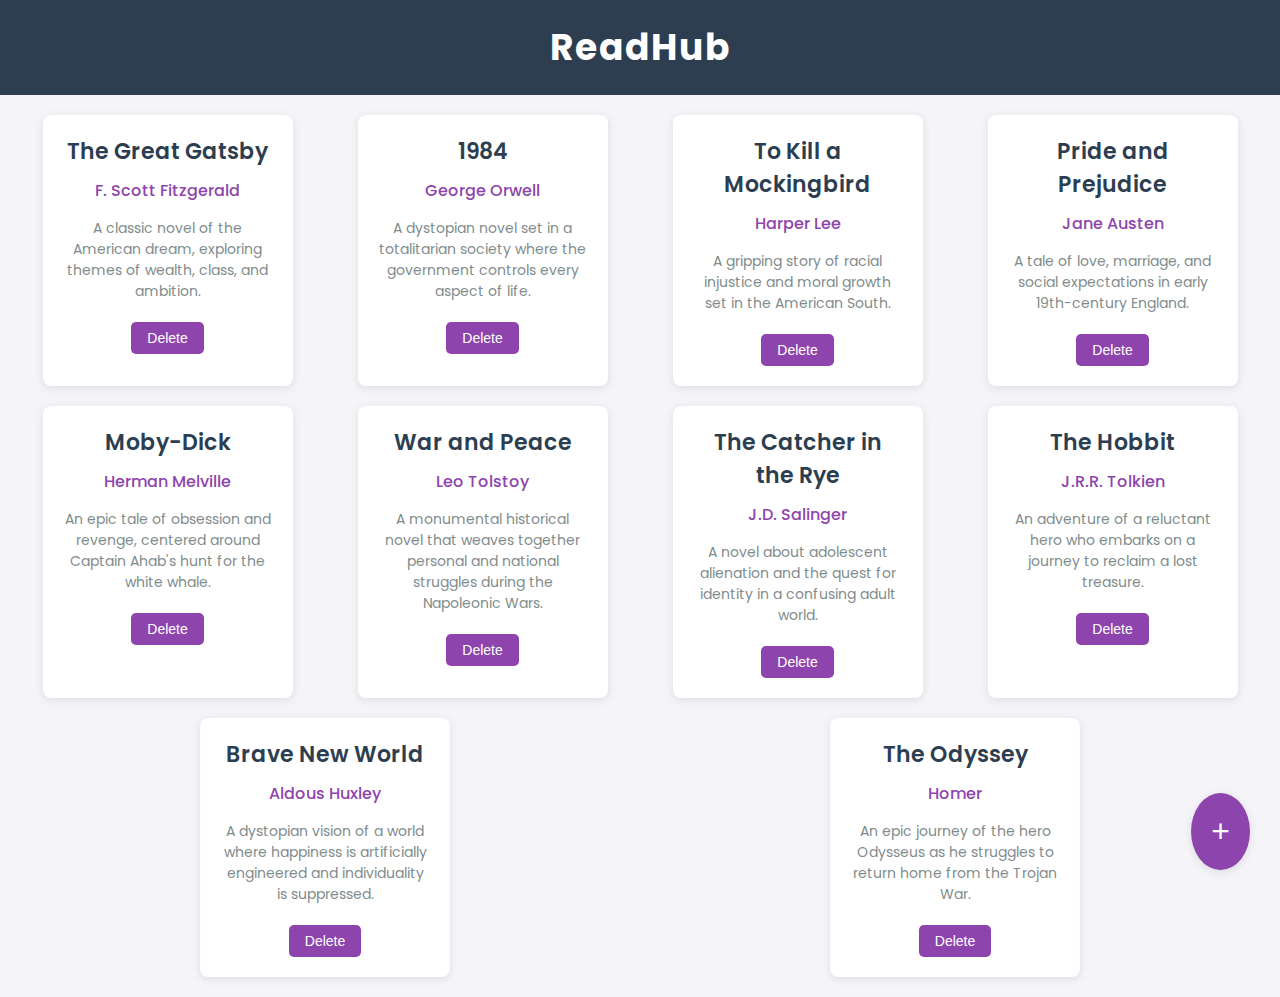
<file: Bookskey/index.html>
<!DOCTYPE html>
<html lang="en">
<head>
    <meta charset="UTF-8">
    <meta name="viewport" content="width=device-width, initial-scale=1.0">
    <title>ReadHub</title>
    <link rel="icon" href="download.png">
    <link rel="stylesheet" href="style.css">
    <link rel="preconnect" href="https://fonts.googleapis.com">
    <link rel="preconnect" href="https://fonts.gstatic.com" crossorigin>
    <link href="https://fonts.googleapis.com/css2?family=Poppins:wght@300;400;500;600;700&display=swap" rel="stylesheet">
</head>
<body>
    <div class="navbar">
        <h1>ReadHub</h1>
    </div>
    <div class="container">
        <!-- Preloaded books will go here -->
    </div>

    <div class="popup-overlay"></div>
    <div class="popup-box">
        <h2>Add Book</h2>
        <form>
            <input type="text" placeholder="Book Title" id="book-title-input">
            <input type="text" placeholder="Book Author" id="book-author-input">
            <textarea placeholder="Short Description" id="book-description-input"></textarea>
            <button id="add-book">Add</button>
            <button id="cancel-popup">Cancel</button>
        </form>
    </div>

    <button class="add-button" id="add-popup-button">+</button>

    <script src="script.js"></script>
</body>
</html>
</file>
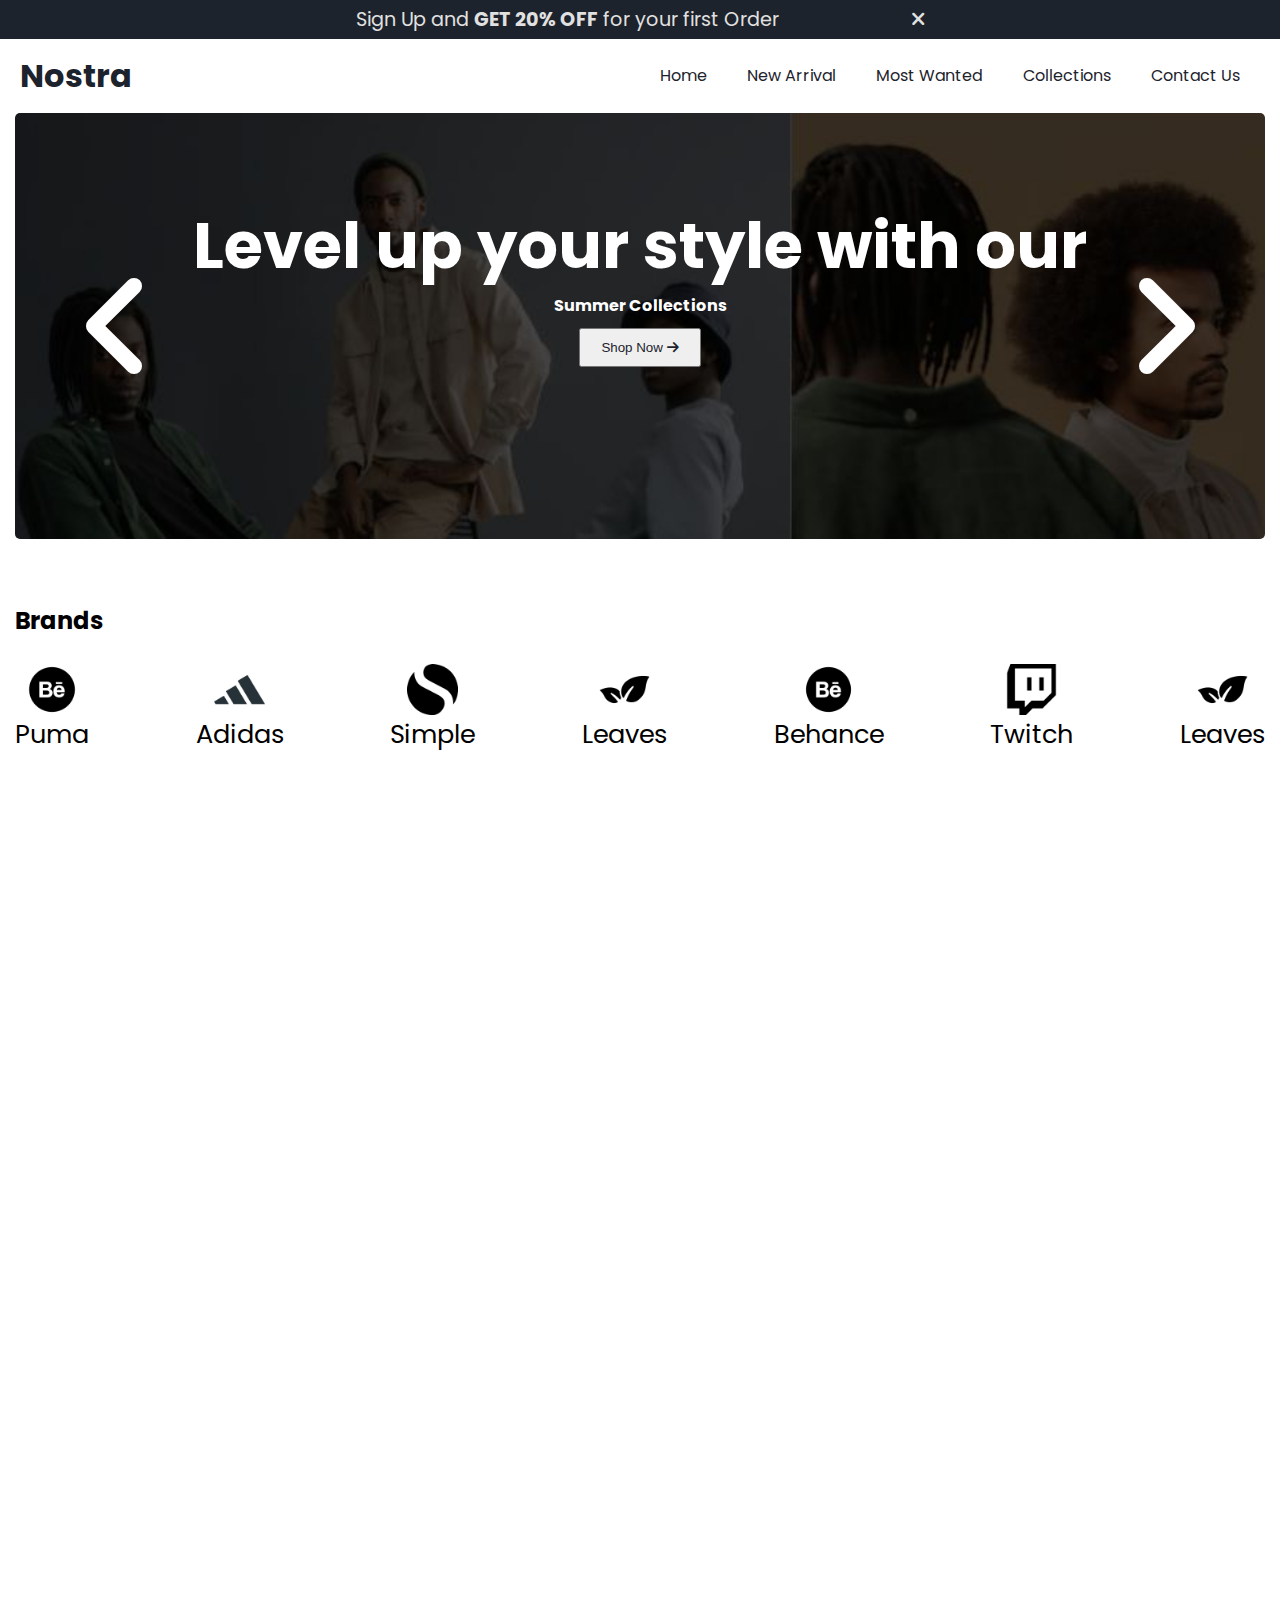
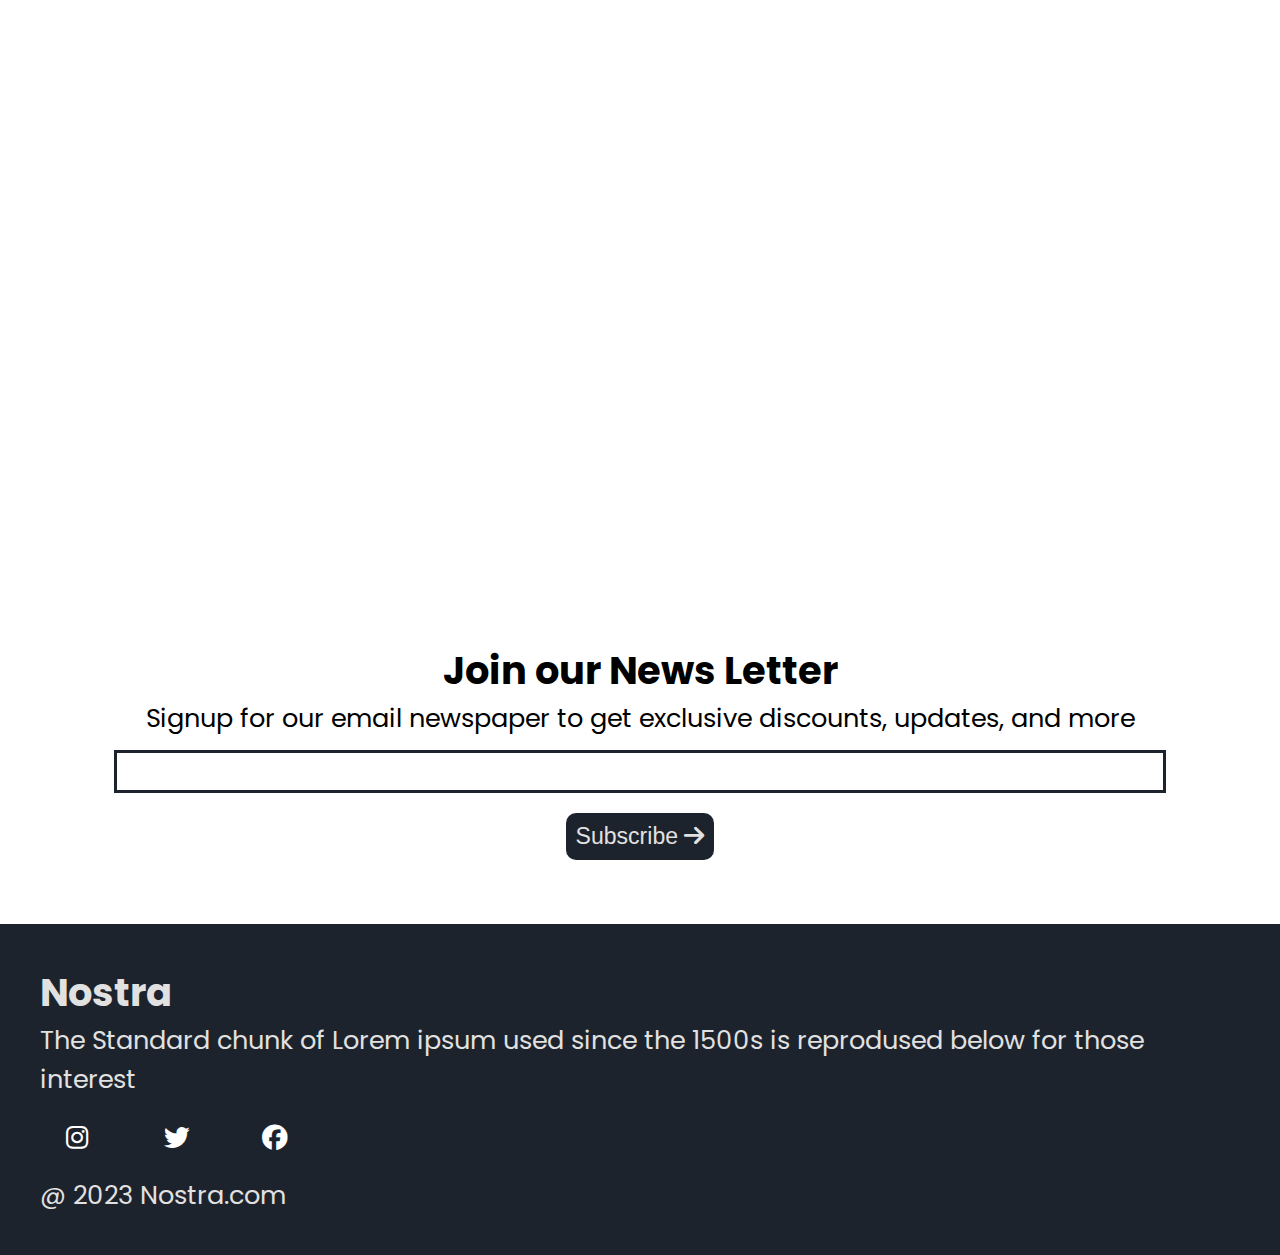
<file: Nostra/index.html>
<!DOCTYPE html>
<html lang="en">
<head>
    <meta charset="UTF-8">
    <meta name="viewport" content="width=device-width, initial-scale=1.0">
    <title>Nostra</title>
    <!--Link CSS File-->
    <link rel="stylesheet" href="style.css">
    <!--Link Google Fonts-->
    <link rel="preconnect" href="https://fonts.googleapis.com">
    <link rel="preconnect" href="https://fonts.gstatic.com" crossorigin>
    <link href="https://fonts.googleapis.com/css2?family=Poppins:wght@400;500;700&display=swap" rel="stylesheet">

    <!--Link Font Awesome-->
    <link rel="stylesheet" href="https://cdnjs.cloudflare.com/ajax/libs/font-awesome/6.4.2/css/all.min.css">

</head>
<body>

    <!--Offer Bar-->

    <div class="offer-bar">
        <p>Sign Up and <b>GET 20% OFF</b> for your first Order
        <i id="offer-close"  style="margin-left: 10%; cursor: pointer;" class="fa-solid fa-xmark"></i>
        </p>
    </div>

    

   

        <!--Navigation Bar-->
        <nav class="navbar">
            <h1>Nostra</h1>
            <div class="navbar-links">
                <p class="navbar-link"><a href="home">Home</a></p>
                <p class="navbar-link"><a href="#new-arrival">New Arrival</a></p>
                <p class="navbar-link"><a href="#most-wanted">Most Wanted</a></p>
                <p class="navbar-link"><a href="collections.html">Collections</a></p>
                <p class="navbar-link"><a href="./contactus.html">Contact Us</a></p>
            </div>
            

            <div class="navbar-menu-toggle">
                <i id="side-navbar-activate" class="fa-solid fa-bars"></i>
            </div>

            

            

        </nav>

        <!--Side Navbar-->

        <div class="side-navbar"> 
            <p style="text-align: right;">
                <i id="side-navbar-close" class="fa-solid fa-xmark"></i>
            </p>
            <div class="side-navbar-links">

                <p class="side-navbar-link"><a href="./index.html">Home</a></p>
                <p class="side-navbar-link"><a href="#new-arrival">New Arrival</a></p>
            <p class="side-navbar-link"><a href="#most-wanted">Most Wanted</a></p>
            <p class="side-navbar-link"><a href="./collections.html">Collections</a></p>
            <p class="side-navbar-link"><a href="./contactus.html">Contact Us</a></p>
            </div>
            
        </div>

        <div class="container">

        <!--Slider-->
        <div class="slider">
            <div class="slider-left-button">
                <i id="slider-left-activate" class="fa-solid fa-angle-left" style="color: #ffffff;"></i>
            </div>

            <div class="slider-content">
                <h1>Level up your style with our</h1>
                <h4>Summer Collections</h4> 
                <button> Shop Now <i class="fa-solid fa-arrow-right"></i> </button>
            </div>

            <div class="slider-image-container">
                <img class="slider-image" src="img/others/slider-one.jpg"  width="100%" alt="">
                <img class="slider-image" src="img/others/slider-one.jpg" alt="">
                <img class="slider-image" src="img/others/slider-one.jpg" alt="">
            </div>

            <div class="slider-right-button">
                
                <i id="slider-right-activate" class="fa-solid fa-angle-right" style="color: #ffffff;"></i>
            </div>
        </div>

        <!--Brands-->

        
        <h2 style="margin-top: 5vw;">Brands</h2>
        <div class="brands">
            <div class="brands-item">
                <img class="brands-icon" src="img/icons/behance.png" alt="">
                <p>Puma</p>
            </div>

            <div class="brands-item">
                <img class="brands-icon" src="img/icons/adidas.png" alt="">
                <p>Adidas</p>
            </div>

            <div class="brands-item">
                <img class="brands-icon" src="img/icons/simple.png" alt="">
                <p>Simple</p>
            </div>

            <div class="brands-item">
                <img class="brands-icon" src="img/icons/leaves.png" alt="">
                <p>Leaves</p>
            </div>

            <div class="brands-item">
                <img class="brands-icon" src="img/icons/behance.png" alt="">
                <p>Behance</p>
            </div>

            <div class="brands-item">
                <img class="brands-icon" src="img/icons/twitch.png" alt="">
                <p>Twitch</p>
            </div>

            <div class="brands-item">
                <img class="brands-icon" src="img/icons/leaves.png" alt="">
                <p>Leaves</p>
            </div>
        </div>

    
        <div class="initial-scroll-animate reveal-scroll-animate">
        <div class="service">
            
            <div class="servives-container-1">
                <div>
                    <h2>We Provide Best</h2>
                    <h2>Customer Experiences</h2>
                </div>

                <div>
                    <p>|| We ensure that our customer have the best shopping experience</p>
                </div>
            </div>

            <div class="servives-container-2">
                <div>
                    <i style="font-size: 3vw;margin-bottom: 10px;" class="fa-regular fa-circle-check"></i>
                    <h4>Original Products</h4>
                    <p>Lorem, ipsum dolor sit amet consectetur adipisicing elit. Porro, consequuntur.
                    </p>
                </div>

                <div>
                    <i style="font-size: 3vw;margin-bottom: 10px;" class="fa-regular fa-face-smile"></i>
                    <h4>Satisfaction Guarantee</h4>
                    <p>Lorem, ipsum dolor sit amet consectetur adipisicing elit. Porro, consequuntur.
                    </p>
                </div>

                <div>
                    <i style="font-size: 3vw;margin-bottom: 10px;" class="fa-solid fa-broom"></i>
                    <h4>New Arrival Everyday</h4>
                    <p>Lorem, ipsum dolor sit amet consectetur adipisicing elit. Porro, consequuntur.
                    </p>
                </div>

                <div>
                    <i style="font-size: 3vw;margin-bottom: 10px;" class="fa-solid fa-truck-fast"></i>
                    <h4>Fast & Free Shipping</h4>
                    <p>Lorem, ipsum dolor sit amet consectetur adipisicing elit. Porro, consequuntur.
                    </p>
                </div>
            </div>
        </div>
    </div>

    <div class="initial-scroll-animate reveal-scroll-animate">
        <h2 id="new-arrival" style=" margin-top: 5vw;">New Arrivals</h2>

        <div  class="new-arrival" >
            
            <div class="new-arrival-container">
                <img style="width: 20vw;" src="img/products/f1.jpg" alt="">
                <div class="overlay"></div>
                <button> Shop Now <i class="fa-solid fa-arrow-right"></i> </button>

            </div>

            <div class="new-arrival-container">
                <img style="width: 20vw;" src="img/products/f7.jpg" alt="">
                <div class="overlay"></div>
                <button> Shop Now <i class="fa-solid fa-arrow-right"></i> </button>

            </div>

            <div class="new-arrival-container">
                <img style="width: 20vw;" src="img/products/n1.jpg" alt="">
                <div class="overlay"></div>
                <button> Shop Now <i class="fa-solid fa-arrow-right"></i> </button>

            </div>

            <div class="new-arrival-container">
                <img style="width: 20vw;" src="img/products/n7.jpg" alt="">
                <div class="overlay"></div>
                <button> Shop Now <i class="fa-solid fa-arrow-right"></i> </button>

            </div>
        </div>
    </div>

    <div class="initial-scroll-animate reveal-scroll-animate">
        <h2 id="most-wanted" style=" margin-top: 5vw;">Most Wanted</h2>

        <div  class="most-wanted">

            <div class="most-wanted-container">
                <img style="width: 20vw;" src="img/products/n8.jpg" alt="">
                <p class="sale-overlay">sale</p>
                <img class="like-button" src="img/icons/blackheart.png" alt="">

            </div>

            <div class="most-wanted-container">
                <img style="width: 20vw;" src="img/products/f1.jpg" alt="">
                
                <p class="sale-overlay">sale</p>
                <img class="like-button" src="img/icons/blackheart.png" alt="">
            </div>

            <div class="most-wanted-container">
                <img style="width: 20vw;" src="img/products/n1.jpg" alt="">
                <p class="sale-overlay">sale</p>
                <img class="like-button" src="img/icons/blackheart.png" alt="">
                

            </div>

            <div class="most-wanted-container">
                <img style="width: 20vw;" src="img/products/n7.jpg" alt="">
                <p class="sale-overlay">sale</p>
                <img class="like-button" src="img/icons/blackheart.png" alt="">
                

            </div>
            
            <div class="most-wanted-container">
                <img style="width: 20vw;" src="img/products/n3.jpg" alt="">
                <p class="sale-overlay">sale</p>
                <img class="like-button" src="img/icons/blackheart.png" alt="">

            </div>

            <div class="most-wanted-container">
                <img style="width: 20vw;" src="img/products/f7.jpg" alt="">
                
                <p class="sale-overlay">sale</p>
                <img class="like-button" src="img/icons/blackheart.png" alt="">
            </div>

            <div class="most-wanted-container">
                <img style="width: 20vw;" src="img/products/n4.jpg" alt="">
                <p class="sale-overlay">sale</p>
                <img class="like-button" src="img/icons/blackheart.png" alt="">
                

            </div>

            <div class="most-wanted-container">
                <img style="width: 20vw;" src="img/products/n7.jpg" alt="">
                <p class="sale-overlay">sale</p>
                <img class="like-button" src="img/icons/blackheart.png" alt="">
                

            </div>
        </div>
    </div>

    <div class="initial-scroll-animate reveal-scroll-animate">

    

        <div class="limited-offer">
            <div class="limited-offer-img">
                <img src="img/others/offer.jpg" alt="">
            </div>
            <div class="limited-offer-text">
                <h2>Limited Offer</h2>
                <h4>35% OFF on this for the first 30 Customers</h4>
                <button> Shop Now <i class="fa-solid fa-arrow-right"></i> </button>
            </div>
        </div>
        
        
    </div>

    <div class="news">
        <h2>Join our News Letter</h2>
        <p style="text-align: center;">Signup for our email newspaper to get exclusive discounts, updates, and more</p>
        <div style="margin-top: 10px;">
        <input class="search">
    </div>
    <div>
        <button> Subscribe <i class="fa-solid fa-arrow-right"></i> </button>
    </div>
    </div>

    </div>

    <div class="footer">
        <div class="footer-container">
            <div class="footer-box-1">
                <h2 class="headingText">Nostra</h2>
                <p>The Standard chunk of Lorem ipsum
                    used since the 1500s is reprodused
                    below for those interest</p>
                <div class="footer-icon-container">
                    <i class="icon fa-brands fa-instagram" style="color: #ffffff;"></i>
                    <i class="icon fa-brands fa-twitter" style="color: #ffffff;"></i>
                    <i class="icon fa-brands fa-facebook" style="color: #ffffff;"></i>
                </div>
            </div>

            

        </div>

        <p class="subtitle">@ 2023 Nostra.com</p>
    </div>

   
    
    <!--Link Javascript File-->
    <script src="script.js"></script>
</body>
</html>
</file>
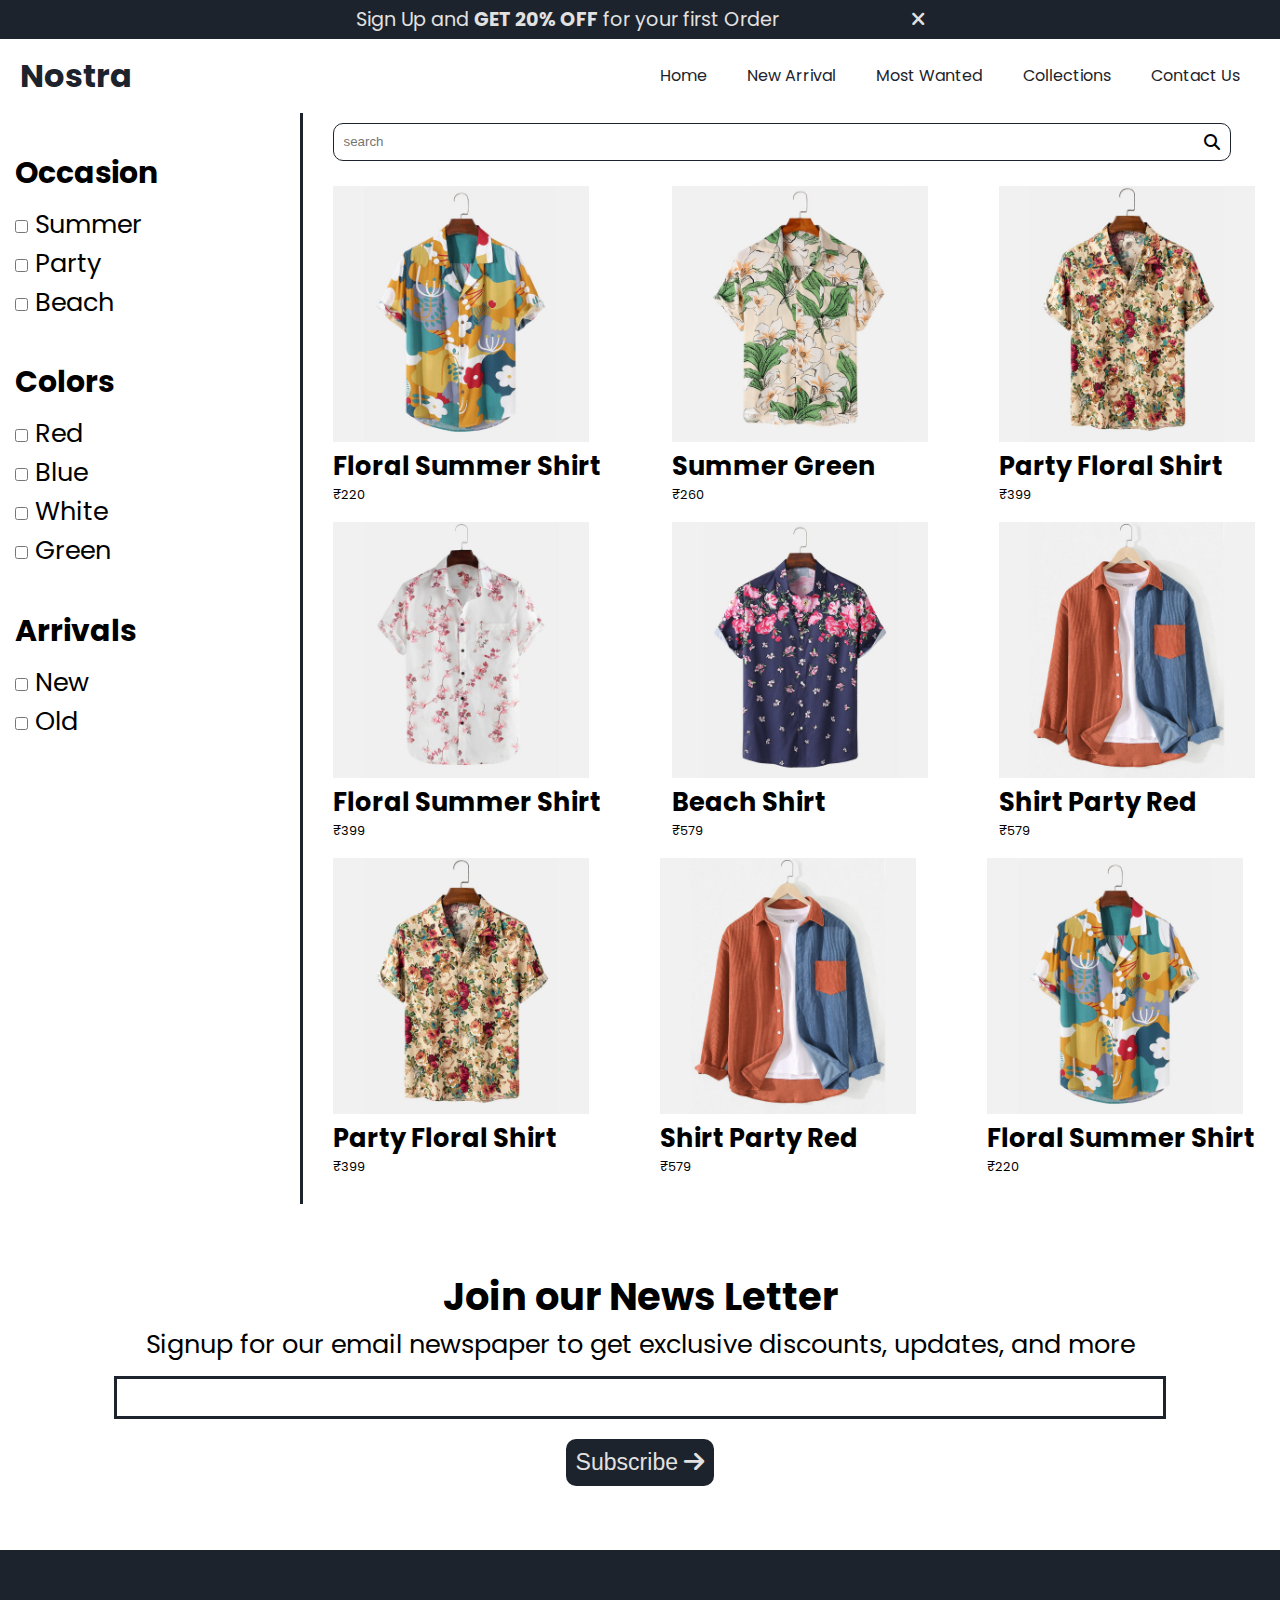
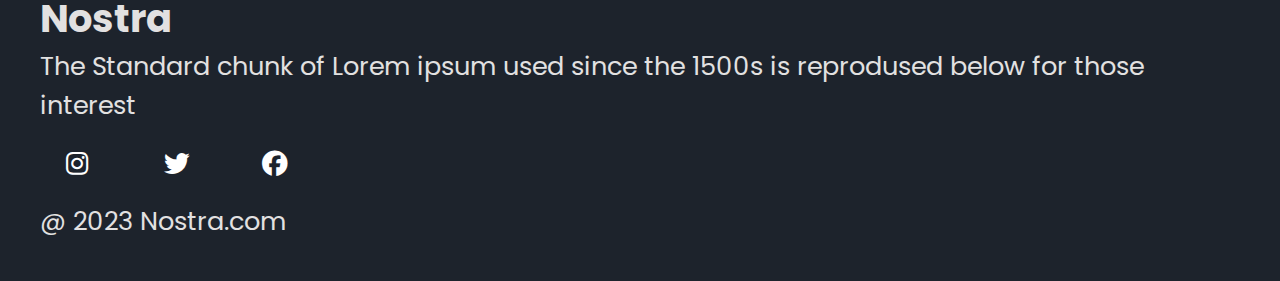
<file: Nostra/collections.html>
<!DOCTYPE html>
<html lang="en">
<head>
    <meta charset="UTF-8">
    <meta name="viewport" content="width=device-width, initial-scale=1.0">
    <title>Collections</title>
    <!--Link CSS File-->
    <link rel="stylesheet" href="style.css">
    <!--Link Google Fonts-->
    <link rel="preconnect" href="https://fonts.googleapis.com">
    <link rel="preconnect" href="https://fonts.gstatic.com" crossorigin>
    <link href="https://fonts.googleapis.com/css2?family=Poppins:wght@400;500;700&display=swap" rel="stylesheet">

    <!--Link Font Awesome-->
    <link rel="stylesheet" href="https://cdnjs.cloudflare.com/ajax/libs/font-awesome/6.4.2/css/all.min.css">

</head>
<body>

    <!--Offer Bar-->

    <div class="offer-bar">
        <p>Sign Up and <b>GET 20% OFF</b> for your first Order
        <i id="offer-close"  style="margin-left: 10%; cursor: pointer;" class="fa-solid fa-xmark"></i>
        </p>
    </div>

    

   

        <!--Navigation Bar-->
        <nav class="navbar">
            <h1>Nostra</h1>
            <div class="navbar-links">
                <p class="navbar-link"><a href="./index.html">Home</a></p>
                <p class="navbar-link"><a href="./index.html/#new-arrival">New Arrival</a></p>
                <p class="navbar-link"><a href="./index.html/#most-wanted">Most Wanted</a></p>
                <p class="navbar-link"><a href="./index.html/collections">Collections</a></p>
                <p class="navbar-link"><a href="./contactus.html">Contact Us</a></p>
            </div>
            

            <div class="navbar-menu-toggle">
                <i id="side-navbar-activate" class="fa-solid fa-bars"></i>
            </div>

            

            

        </nav>

        <!--Side Navbar-->

        <div class="side-navbar"> 
            <p style="text-align: right;">
                <i id="side-navbar-close" class="fa-solid fa-xmark"></i>
            </p>
            <div class="side-navbar-links">

                 <p class="side-navbar-link"><a href="./index.html">Home</a></p>
                <p class="side-navbar-link"><a href="./index.html">New Arrival</a></p>
            <p class="side-navbar-link"><a href="./index.html">Most Wanted</a></p>
            <p class="side-navbar-link"><a href="./collections.html">Collections</a></p>
            <p class="side-navbar-link"><a href="./contactus.html">Contact Us</a></p>
            </div>
            
        </div>

        <div class="container">

            <div class="divide-section">
                <div class="filter-section">
                   
                    <h3 class="filter-section-occasion">Occasion</h3>
                    <div>
                        <input type="checkbox" name="tags" value="summer"> Summer <br>
                        <input type="checkbox" name="tags" value="party"> Party <br>
                        <input type="checkbox" name="tags" value="beach"> Beach 

                    </div>
                   
                    <h3 class="filter-section-colors"> Colors </h3>
                    <div>
                    <input type="checkbox" name="tags" value="red"> Red <br>
                        <input type="checkbox" name="tags" value="blue"> Blue <br>
                        <input type="checkbox" name="tags" value="white"> White <br>
                        <input type="checkbox" name="tags" value="green"> Green
                    </div>

                    <h3 class="filter-section-arrivals"> Arrivals </h3>
                    <div>
                    <input type="checkbox" name="tags" value="new"> New <br>
                        <input type="checkbox" name="tags" value="old"> Old
                      
                    </div>

                    
                    <hr class="vertical-line">
                </div>

                <div class="product-section">
                    <form class="navbar-search">
                        <input type="search" placeholder="search">
                        <i class="fa-solid fa-magnifying-glass"></i>
                    </form>

                    <div class="products">

                    </div>
                </div>
            </div>



    <div class="news">
        <h2>Join our News Letter</h2>
        <p style="text-align: center;">Signup for our email newspaper to get exclusive discounts, updates, and more</p>
        <div style="margin-top: 10px;">
        <input class="search">
    </div>
    <div>
        <button> Subscribe <i class="fa-solid fa-arrow-right"></i> </button>
    </div>
    </div>

    </div>

    <div class="footer">
        <div class="footer-container">
            <div class="footer-box-1">
                <h2 class="headingText">Nostra</h2>
                <p>The Standard chunk of Lorem ipsum
                    used since the 1500s is reprodused
                    below for those interest</p>
                <div class="footer-icon-container">
                    <i class="icon fa-brands fa-instagram" style="color: #ffffff;"></i>
                    <i class="icon fa-brands fa-twitter" style="color: #ffffff;"></i>
                    <i class="icon fa-brands fa-facebook" style="color: #ffffff;"></i>
                </div>
            </div>

            

        </div>

        <p class="subtitle">@ 2023 Nostra.com</p>
    </div>

   
    
    <!--Link Javascript File-->
    <script type="module" src="collections.js"></script>
</body>
</html>
</file>
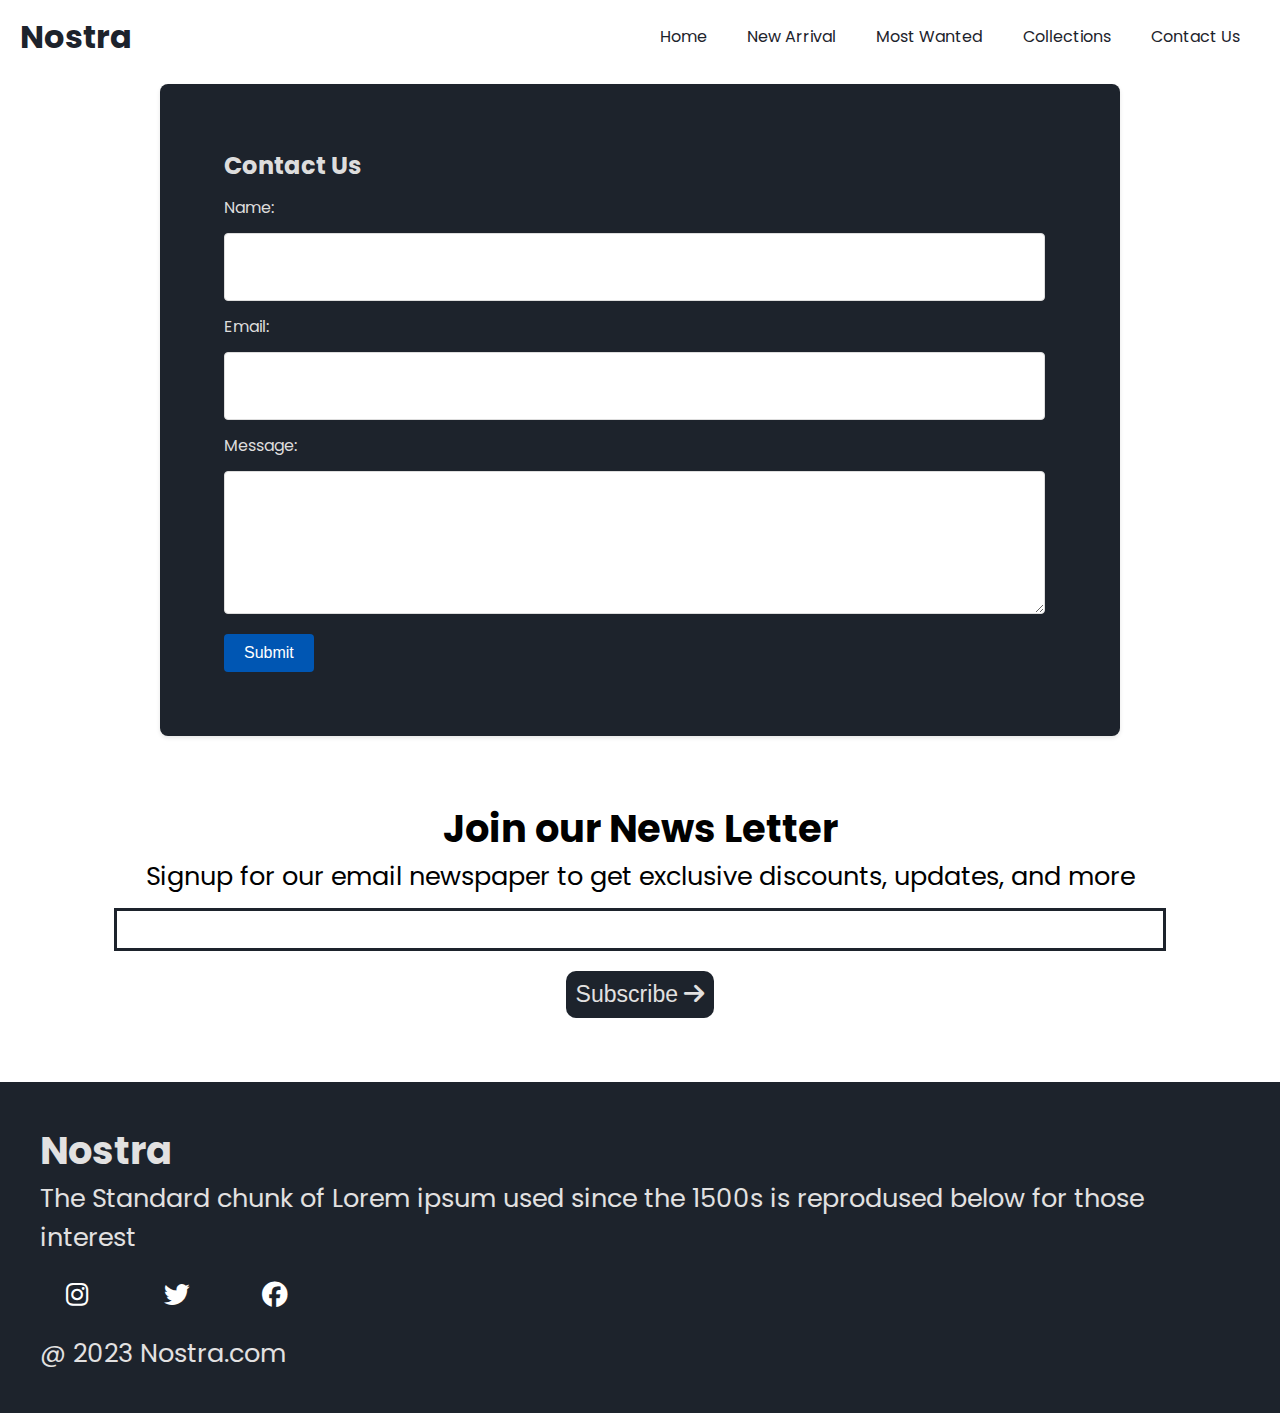
<file: Nostra/contactus.html>
<!DOCTYPE html>
<html lang="en">
<head>
    <meta charset="UTF-8">
    <meta name="viewport" content="width=device-width, initial-scale=1.0">
    <title>Nostra</title>
    <!--Link CSS File-->
    <link rel="stylesheet" href="style.css">
    <!--Link Google Fonts-->
    <link rel="preconnect" href="https://fonts.googleapis.com">
    <link rel="preconnect" href="https://fonts.gstatic.com" crossorigin>
    <link href="https://fonts.googleapis.com/css2?family=Poppins:wght@400;500;700&display=swap" rel="stylesheet">

    <!--Link Font Awesome-->
    <link rel="stylesheet" href="https://cdnjs.cloudflare.com/ajax/libs/font-awesome/6.4.2/css/all.min.css">

</head>
<body>



    

   

        <!--Navigation Bar-->
        <nav class="navbar">
            <h1>Nostra</h1>
            <div class="navbar-links">
                <p class="navbar-link"><a href="./index.html">Home</a></p>
                <p class="navbar-link"><a href="./index.html">New Arrival</a></p>
                <p class="navbar-link"><a href="./index.html">Most Wanted</a></p>
                <p class="navbar-link"><a href="collections.html">Collections</a></p>
                <p class="navbar-link"><a href="./contactus.html">Contact Us</a></p>
            </div>
            

            <div class="navbar-menu-toggle">
                <i id="side-navbar-activate" class="fa-solid fa-bars"></i>
            </div>

            

            

        </nav>

        <!--Side Navbar-->

        <div class="side-navbar"> 
            <p style="text-align: right;">
                <i id="side-navbar-close" class="fa-solid fa-xmark"></i>
            </p>
            <div class="side-navbar-links">

                <p class="side-navbar-link"><a href="./index.html">Home</a></p>
                <p class="side-navbar-link"><a href="./index.html">New Arrival</a></p>
            <p class="side-navbar-link"><a href="./index.html">Most Wanted</a></p>
            <p class="side-navbar-link"><a href="./collections.html">Collections</a></p>
            <p class="side-navbar-link"><a href="./contactus.html">Contact Us</a></p>
            </div>
            
        </div>

        <div class="container">



  <div class="contact-form">
    <h2>Contact Us</h2>
    <form action="#" method="post">
      <label for="name">Name:</label>
      <input type="text" id="name" name="name" required>
      
      <label for="email">Email:</label>
      <input type="text" id="email" name="email" required>
      
      <label for="message">Message:</label>
      <textarea id="message" name="message" required></textarea>
      
      <input type="submit" value="Submit">
    </form>
  </div>

  </div>

       



   

  


    <div class="news">
        <h2>Join our News Letter</h2>
        <p style="text-align: center;">Signup for our email newspaper to get exclusive discounts, updates, and more</p>
        <div style="margin-top: 10px;">
        <input class="search">
    </div>
    <div>
        <button> Subscribe <i class="fa-solid fa-arrow-right"></i> </button>
    </div>
    </div>

    </div>

    <div class="footer">
        <div class="footer-container">
            <div class="footer-box-1">
                <h2 class="headingText">Nostra</h2>
                <p>The Standard chunk of Lorem ipsum
                    used since the 1500s is reprodused
                    below for those interest</p>
                <div class="footer-icon-container">
                    <i class="icon fa-brands fa-instagram" style="color: #ffffff;"></i>
                    <i class="icon fa-brands fa-twitter" style="color: #ffffff;"></i>
                    <i class="icon fa-brands fa-facebook" style="color: #ffffff;"></i>
                </div>
            </div>

            

        </div>

        <p class="subtitle">@ 2023 Nostra.com</p>
    </div>

   
    
    <!--Link Javascript File-->
    <script src="./contact.js"></script>
</body>
</html>
</file>
<file: Bookskey/style.css>
* {
    margin: 0;
    padding: 0;
    box-sizing: border-box;
}

body {
    font-family: 'Poppins', sans-serif;
    background-color: #f4f4f9;
}

.navbar {
    background-color: #2c3e50;
    padding: 20px;
    text-align: center;
    color: white;
}

h1 {
    font-size: 36px;
    letter-spacing: 2px;
}

.container {
    padding: 20px;
    display: flex;
    flex-wrap: wrap;
    justify-content: space-around;
    gap: 20px;
}

.book-container {
    width: 250px;
    background-color: #fff;
    padding: 20px;
    border-radius: 8px;
    box-shadow: 0 2px 10px rgba(0, 0, 0, 0.1);
    text-align: center;
    transition: transform 0.3s;
}

.book-container:hover {
    transform: translateY(-10px);
}

.book-container h2 {
    color: #2c3e50;
    font-size: 22px;
    font-weight: 600;
    margin-bottom: 10px;
}

.book-container h5 {
    color: #8e44ad;
    font-size: 16px;
    font-weight: 500;
    margin-bottom: 15px;
}

.book-container p {
    font-size: 14px;
    color: #7f8c8d;
    margin-bottom: 20px;
}

.book-container button {
    background-color: #8e44ad;
    color: white;
    border-radius: 5px;
    padding: 8px 16px;
    border: none;
    cursor: pointer;
    font-size: 14px;
    transition: background-color 0.3s;
}

.book-container button:hover {
    background-color: #732d91;
}

.add-button {
    background-color: #8e44ad;
    color: white;
    border-radius: 50%;
    padding: 20px;
    font-size: 32px;
    position: fixed;
    bottom: 30px;
    right: 30px;
    border: none;
    cursor: pointer;
    box-shadow: 0 2px 10px rgba(0, 0, 0, 0.1);
}

.add-button:hover {
    background-color: #732d91;
}

.popup-overlay {
    background-color: rgba(0, 0, 0, 0.7);
    position: fixed;
    top: 0;
    left: 0;
    width: 100%;
    height: 100%;
    z-index: 1;
    display: none;
}

.popup-box {
    background-color: #2c3e50;
    color: white;
    width: 400px;
    padding: 30px;
    border-radius: 8px;
    position: absolute;
    top: 20%;
    left: 50%;
    transform: translateX(-50%);
    z-index: 2;
    display: none;
}

.popup-box input,
.popup-box textarea {
    background: transparent;
    border: none;
    width: 100%;
    margin: 10px 0;
    padding: 10px;
    font-size: 16px;
    color: white;
    border-bottom: 2px solid #fff;
}

.popup-box button {
    background-color: #8e44ad;
    color: white;
    padding: 10px 20px;
    border: none;
    border-radius: 5px;
    cursor: pointer;
    margin-top: 15px;
}

.popup-box button:hover {
    background-color: #732d91;
}

.popup-box input:focus,
.popup-box textarea:focus {
    outline: none;
}
</file>
<file: Nostra/style.css>
* {
    margin: 0px;
    padding: 0px;
}

html{
    scroll-behavior: smooth;
}



body {
    font-family: 'Poppins', sans-serif;
    
}


  body::-webkit-scrollbar {
    width: 0; 
  }
  
  

.offer-bar {
    background-color: #1D232C;
    color: #E2E1E1;
    padding: 5px;
    text-align: center;
    font-size: 1.5vw;
}

.container {
    padding-left: 15px;
    padding-right: 15px;
}

/* Main Navigation Bar*/
.navbar {
    display: flex;
    justify-content: space-between;
    color: #1D232C;
    align-items: center;
    position: sticky;
    top: 0px;
    background-color: white;
    padding-top: 1vw;
    padding-bottom: 1vw;
    padding-left: 20px;
    padding-right: 20px;
    z-index: 3;
}

.navbar-links {
    display: flex;
    width: 50%;
    justify-content: space-around;
    align-items: center;
}

.navbar-links a{
    text-decoration: none;
    color: #1D232C;
}

.navbar-links a:hover{
    text-decoration: underline;
    color: #1D232C;
}

.navbar-search {
    border: solid #1D232C 1px;
    border-radius: 10px;
    padding: 10px;
    display: flex;
    align-items: center;
    width: 95%;
}

.navbar-search input {
    border: none;
    width: 100%;
    background-color: transparent;
    
}

input:focus {
    outline: none;
}

.navbar-menu-toggle {
    display: none;
}

/*0 to 800px */

@media screen and (max-width:900px) {

    .navbar-menu-toggle {
        display: block;
    }

    .navbar-links {
        display: none;
    }

    

}

/* Side Navbar */
.side-navbar{
    position: fixed;
    top: 0;
    left: 0;
    width: 50%;
    height: 100%;
    background-color: #1D232C;
    color: #E2E1E1;
    margin-left: -60%;
    transition-duration: 1s;
    z-index: 10;
    padding: 20px;
  
}

.side-navbar-link{
    margin-bottom: 30px;
}

.side-navbar-links a{
    text-decoration: none;
    color: #E2E1E1;
}

.side-navbar-links a:hover{
    text-decoration: underline;
    color: #E2E1E1;
}

.side-navbar-search {
    border: solid #E2E1E1 1px;
    border-radius: 10px;
    padding: 10px;
    display: inline-block;
}

.side-navbar-search input {
    border: none;
    background: transparent;
}

/*Slider*/

.slider{
    overflow: hidden;
    display: flex;
    width: 100%;
    position: relative;
    
    border-radius: 5px;

}

.slider-image-container{
    display: flex;
    transition: 2s;
}

.slider-image{
    width: 100vw;
}

.slider-left-button{
    position: absolute;
    top: 35%;
    left: 5%;
    z-index: 1;
}

.slider-left-button i{
    font-size: 10vw;
    
}
.slider-right-button{
    position: absolute;
    top: 35%;
    right: 5%;
}
.slider-right-button i{
    font-size: 10vw;
}
.slider-content{
    position: absolute;
    color: white;
    text-align: center;
     width: 100%;
     top: 20%;
}
.slider-content h1{
    font-size: 5vw;
}
.slider-content button{
   padding-left: 20px;
   padding-right: 20px;
   padding-top: 10px;
   padding-bottom: 10px;
   margin-top: 10px;
   color: #1D232C;
}

/* Brands*/
.brands{
    display: flex;
    margin-top: 2vw;
    
    justify-content: space-between;
    
    
}

.brands-icon{
    width: 4vw;
    align-items: center;

}

.brands-item{
    display: flex;
    align-items: center;
    flex-direction: column;
    text-align: center;
    font-size: 2vw;
}

.servives-container-1
{
    margin-top: 5vw;
    margin-bottom: 2vw;
    display: flex;
    justify-content: space-between;
    align-items: center;
    font-size: 1.5vw;
}

.servives-container-2
{
    
    display: flex;
    justify-content: space-between;
    align-items: center;

    gap: 10px;
    font-size: 1vw;
    
}

.servives-container-2 div{
    border-radius: 5px;
    background-color: #F2F4F7;
    padding: 10px;
    
    

}

.new-arrival{
    display: flex;
    justify-content: space-between;
    margin-top: 2vw;
   
    
}

.new-arrival-container{
   position: relative;
   
    
}

.new-arrival-container img{
    border-radius: 2%;
    
     
 }
 

.overlay{
    border-radius: 2%;
    position: absolute;
    width: 100%;
    height: 100%;
    background-color: black;
    z-index: 2;
    top: 0;
    opacity: 0.6;
 }
 


.new-arrival button{
    padding-left: 10%;
    padding-right: 10%;
    padding-top: 5%;
    padding-bottom: 5%;
    margin-top: 10px;
    font-size: 1.2vw;
    color: #1D232C;
    border-radius: 10px;
    position: absolute;
    border: none;
    top: 50%;
    left: 18%;
    z-index: 2;
    

 }

 .most-wanted{
    display: flex;
    justify-content: space-between;
    margin-top: 2vw;
    overflow-x: scroll;
    gap: 20px;
   
    
}

.most-wanted-container{
   position: relative; 
}

.most-wanted img{
    border-radius: 2%;
    
     
 }

 .sale-overlay{
    position: absolute;
    top:3px;
    left: 3px;
    font-size: 2vw;
    background-color: red;
    color: white;
    padding-left: 10px;
    padding-right: 10px;
    border-radius: 10%;
 }

 .most-wanted::-webkit-scrollbar {
    appearance: none;
    
  }
   
.like-button{
    position: absolute;
    width: 15%;
    bottom: 12%;
    right: 5%;
}

.limited-offer{
    display: flex;
    justify-content: center;
    
    align-items: center;
    background-color: #1D232C;
    color: #E2E1E1;
    padding: 20px;
    font-size: 2vw;
}

.limited-offer img{
    width: 100%;
    height: 100%100%;
}

.limited-offer-text{
    padding: 5%;
}

.limited-offer button{
    padding-left: 5%;
    padding-right: 5%;
    padding-top: 2.5%;
    padding-bottom: 2.5%;
    margin-top: 10px;
    font-size: 1.2vw;
    color: #1D232C;
    border-radius: 10px;
 
    border: none;
    
    

 }

 /* Scroll Animate */

 .initial-scroll-animate{
   
    transition: 3s;
 }

 .reveal-scroll-animate{
    opacity: 0;
 }

 .news{
    font-size: 2vw;
    margin-top: 5vw;
    display: flex;
    flex-direction: column;
    align-items: center;
}

.news input{
    padding: 11px;
    width: 80vw;
    margin-bottom: 10px;
    border: solid #1D232C 3px;

}

.news input:focus{
   outline: none;

}

.news button{
    
    margin-top: 10px;
    font-size: 1.8vw;
    color: #E2E1E1;
    background-color: #1D232C;
    border-radius: 10px;
    border: none;
    padding:10px
    
    

 }


 .icon{
    width: 40px;
    margin: 2vw;

}
.footer{
    font-size: 2vw;
    margin-top: 5vw;
    padding: 40px;
    background-color: #1D232C;
    color: #E2E1E1;
    box-sizing: border-box;
}

.footer-container{
   
    display: flex;
    align-items: center;
    flex-wrap: wrap;
}

.footer-box-1{
    display: flex;
    flex-direction: column;
  
}

.footer-box-2{
    display: flex;
}

/* Collections */

.divide-section{
    display: flex;
}

.filter-section{
    flex-basis: 25%;
    position: relative;
    font-size: 2vw;
}

.product-section{
    flex-basis: 75%;
    position: relative;
}

.vertical-line {
    border: none;
    border-left: 3px solid #1D232C; /* Adjust color and width as needed */
    height: 100%; /* Adjust height as needed */
    margin: 0 20px; /* Adjust margin as needed */
    position: absolute;
    top: 0px;
    right: 0px
    
  }

.filter-section-price,.filter-section-arrivals,.filter-section-occasion,.filter-section-colors{
    margin-top: 3vw;
    margin-bottom: 10px;
    
}

.product-section{
    padding: 10px;
}

.products{
    margin-top: 2vw;
    display: flex;
    flex-wrap: wrap;
    justify-content: space-between;
    font-size:1vw;
}



  .contact-form {
    background-color: #1D232C;
    color: #dddddd;
    border-radius: 8px;
    box-shadow: 0 2px 4px rgba(0, 0, 0, 0.1);
    width: 60vw;
    margin: auto;
    padding: 5vw;
    padding-right: 10vw;
    margin-top: 10px;
  }

  .contact-form h2 {
    margin-bottom: 1vw;
   
  }

  .contact-form label {
    display: block;
    margin-bottom: 1vw;
 
  }

  .contact-form input[type="text"],
  .contact-form textarea {
    width: 100%;
    padding: 2vw;
    border: 1px solid #dddddd;
    border-radius: 4px;
    margin-bottom: 1vw;
    font-size: 1vw;
    
  }

  .contact-form textarea {
    resize: vertical;
    height: 10vh;
  }

  .contact-form input[type="submit"] {
    
    color: #ffffff;
    border: none;
    border-radius: 4px;
    padding: 10px 20px;
    cursor: pointer;
    font-size: 16px;
    background-color: #0056b3;
  }

  .contact-form input[type="submit"]:hover {
    background-color: #0056b3;
  }
</file>
